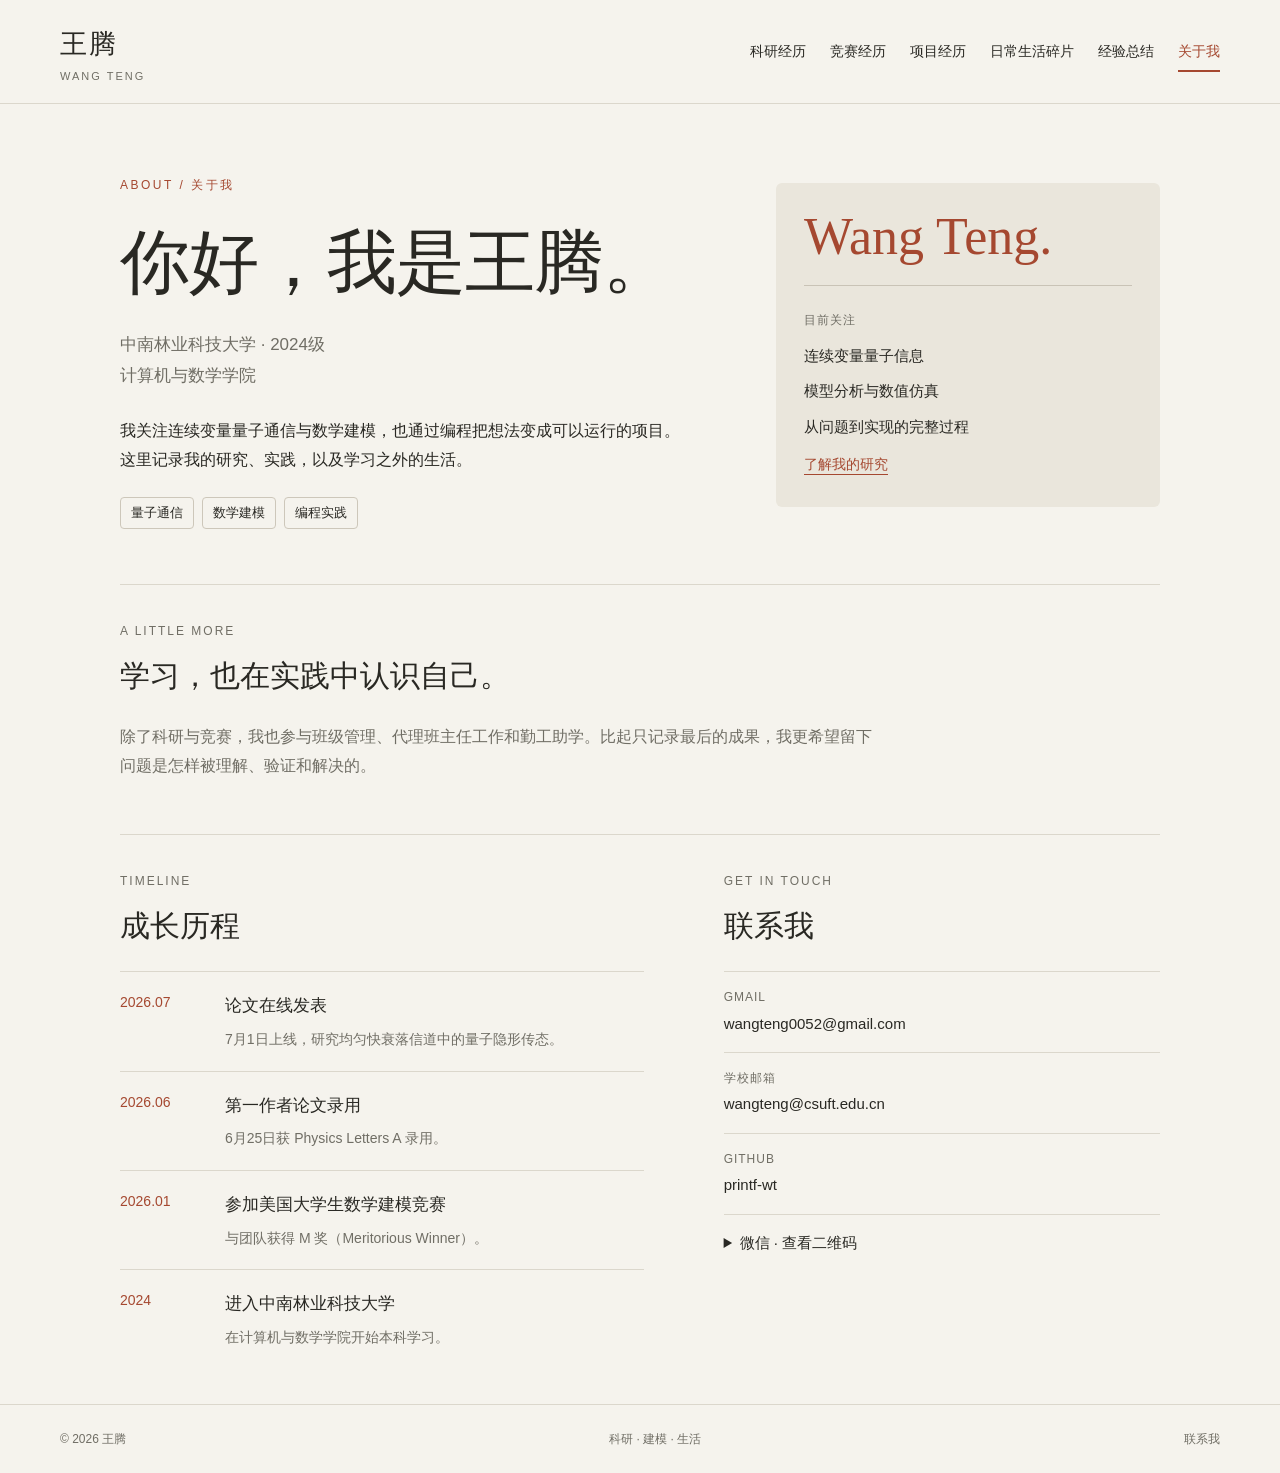
<file: index.html>
<!doctype html><html lang="zh-CN"><head><meta charset="UTF-8"><meta name="viewport" content="width=device-width,initial-scale=1"><title>关于我 · 王腾</title><meta name="description" content="王腾的个人网站：科研、数学建模、项目实践与生活记录。"><link rel="icon" type="image/svg+xml" href="data:image/svg+xml,%3Csvg xmlns='http://www.w3.org/2000/svg' viewBox='0 0 64 64'%3E%3Crect width='64' height='64' rx='10' fill='%23a54830'/%3E%3Ctext x='32' y='44' text-anchor='middle' font-size='40' fill='%23f5f3ed'%3E王%3C/text%3E%3C/svg%3E"><link rel="stylesheet" href="/assets/css/style.css"><script src="/assets/js/site.js" defer></script></head><body><a class="skip" href="#main">跳到正文</a><header><div class="header-inner"><a class="brand" href="/about.html">王腾<small>WANG TENG</small></a><button class="menu-toggle" aria-controls="navigation" aria-expanded="false" type="button">菜单</button><nav id="navigation" aria-label="栏目导航"><a href="/research.html">科研经历</a><a href="/competitions.html">竞赛经历</a><a href="/projects.html">项目经历</a><a href="/life.html">日常生活碎片</a><a href="/notes.html">经验总结</a><a href="/about.html" aria-current="page">关于我</a></nav></div></header><main id="main" class="container"><div class="about-intro"><div><div class="kicker">ABOUT / 关于我</div><h1>你好，我是王腾。</h1><p class="lead">中南林业科技大学 · 2024级<br>计算机与数学学院</p><p style="margin-top:24px;max-width:570px">我关注连续变量量子通信与数学建模，也通过编程把想法变成可以运行的项目。这里记录我的研究、实践，以及学习之外的生活。</p><div class="chips"><span class="chip">量子通信</span><span class="chip">数学建模</span><span class="chip">编程实践</span></div></div><aside class="identity"><div class="initials">Wang Teng.</div><small>目前关注</small><p>连续变量量子信息</p><p>模型分析与数值仿真</p><p>从问题到实现的完整过程</p><a class="text-link" href="/research.html">了解我的研究</a></aside></div><div class="section"><div class="section-label">A LITTLE MORE</div><h2>学习，也在实践中认识自己。</h2><p style="max-width:760px" class="muted">除了科研与竞赛，我也参与班级管理、代理班主任工作和勤工助学。比起只记录最后的成果，我更希望留下问题是怎样被理解、验证和解决的。</p></div><div class="section about-columns"><div><div class="section-label">TIMELINE</div><h2>成长历程</h2><ol class="timeline"><li><time>2026.07</time><div><strong>论文在线发表</strong><p>7月1日上线，研究均匀快衰落信道中的量子隐形传态。</p></div></li><li><time>2026.06</time><div><strong>第一作者论文录用</strong><p>6月25日获 Physics Letters A 录用。</p></div></li><li><time>2026.01</time><div><strong>参加美国大学生数学建模竞赛</strong><p>与团队获得 M 奖（Meritorious Winner）。</p></div></li><li><time>2024</time><div><strong>进入中南林业科技大学</strong><p>在计算机与数学学院开始本科学习。</p></div></li></ol></div><div id="contact"><div class="section-label">GET IN TOUCH</div><h2>联系我</h2><a class="contact-row" href="mailto:wangteng0052@gmail.com"><span>GMAIL</span><strong>wangteng0052@gmail.com</strong></a><a class="contact-row" href="mailto:wangteng@csuft.edu.cn"><span>学校邮箱</span><strong>wangteng@csuft.edu.cn</strong></a><a class="contact-row" href="https://github.com/printf-wt" target="_blank" rel="noopener noreferrer"><span>GITHUB</span><strong>printf-wt</strong></a><details class="wechat"><summary>微信 · 查看二维码</summary><img src="/assets/images/wechat-qr.jpg" alt="王腾的微信二维码，昵称梧桐" width="888" height="1131" loading="lazy"><a href="/assets/images/wechat-qr.jpg" target="_blank" rel="noopener noreferrer">打开二维码原图</a></details></div></div></main><footer><div class="footer-inner"><span>© 2026 王腾</span><span>科研 · 建模 · 生活</span><a href="/about.html#contact">联系我</a></div></footer></body></html>
</file>
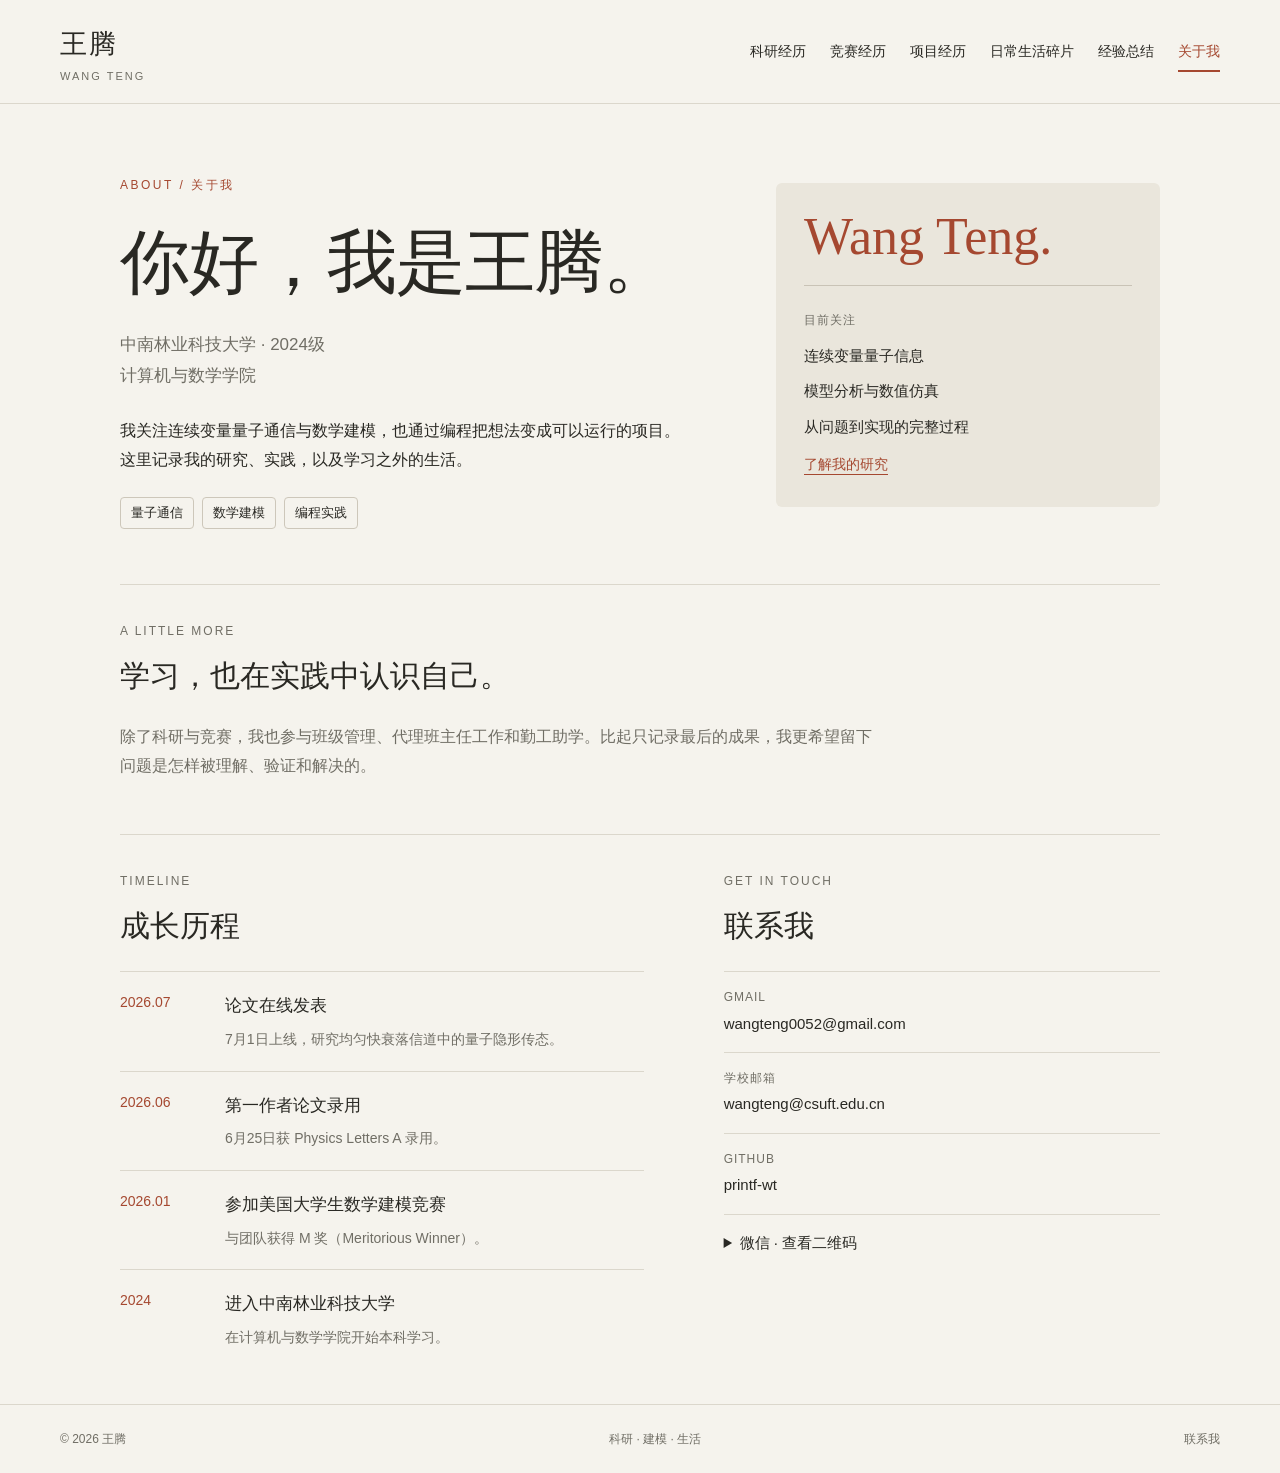
<file: about.html>
<!doctype html><html lang="zh-CN"><head><meta charset="UTF-8"><meta name="viewport" content="width=device-width,initial-scale=1"><title>关于我 · 王腾</title><meta name="description" content="王腾的关于我，中南林业科技大学计算机与数学学院2024级本科生。"><link rel="icon" type="image/svg+xml" href="data:image/svg+xml,%3Csvg xmlns='http://www.w3.org/2000/svg' viewBox='0 0 64 64'%3E%3Crect width='64' height='64' rx='10' fill='%23a54830'/%3E%3Ctext x='32' y='44' text-anchor='middle' font-size='40' fill='%23f5f3ed'%3E王%3C/text%3E%3C/svg%3E"><link rel="stylesheet" href="/assets/css/style.css"><script src="/assets/js/site.js" defer></script></head><body><a class="skip" href="#main">跳到正文</a><header><div class="header-inner"><a class="brand" href="/about.html">王腾<small>WANG TENG</small></a><button class="menu-toggle" aria-controls="navigation" aria-expanded="false" type="button">菜单</button><nav id="navigation" aria-label="栏目导航"><a href="/research.html">科研经历</a><a href="/competitions.html">竞赛经历</a><a href="/projects.html">项目经历</a><a href="/life.html">日常生活碎片</a><a href="/notes.html">经验总结</a><a href="/about.html" aria-current="page">关于我</a></nav></div></header><main id="main" class="container"><div class="about-intro"><div><div class="kicker">ABOUT / 关于我</div><h1>你好，我是王腾。</h1><p class="lead">中南林业科技大学 · 2024级<br>计算机与数学学院</p><p style="margin-top:24px;max-width:570px">我关注连续变量量子通信与数学建模，也通过编程把想法变成可以运行的项目。这里记录我的研究、实践，以及学习之外的生活。</p><div class="chips"><span class="chip">量子通信</span><span class="chip">数学建模</span><span class="chip">编程实践</span></div></div><aside class="identity"><div class="initials">Wang Teng.</div><small>目前关注</small><p>连续变量量子信息</p><p>模型分析与数值仿真</p><p>从问题到实现的完整过程</p><a class="text-link" href="/research.html">了解我的研究</a></aside></div><div class="section"><div class="section-label">A LITTLE MORE</div><h2>学习，也在实践中认识自己。</h2><p style="max-width:760px" class="muted">除了科研与竞赛，我也参与班级管理、代理班主任工作和勤工助学。比起只记录最后的成果，我更希望留下问题是怎样被理解、验证和解决的。</p></div><div class="section about-columns"><div><div class="section-label">TIMELINE</div><h2>成长历程</h2><ol class="timeline"><li><time>2026.07</time><div><strong>论文在线发表</strong><p>7月1日上线，研究均匀快衰落信道中的量子隐形传态。</p></div></li><li><time>2026.06</time><div><strong>第一作者论文录用</strong><p>6月25日获 Physics Letters A 录用。</p></div></li><li><time>2026.01</time><div><strong>参加美国大学生数学建模竞赛</strong><p>与团队获得 M 奖（Meritorious Winner）。</p></div></li><li><time>2024</time><div><strong>进入中南林业科技大学</strong><p>在计算机与数学学院开始本科学习。</p></div></li></ol></div><div id="contact"><div class="section-label">GET IN TOUCH</div><h2>联系我</h2><a class="contact-row" href="mailto:wangteng0052@gmail.com"><span>GMAIL</span><strong>wangteng0052@gmail.com</strong></a><a class="contact-row" href="mailto:wangteng@csuft.edu.cn"><span>学校邮箱</span><strong>wangteng@csuft.edu.cn</strong></a><a class="contact-row" href="https://github.com/printf-wt" target="_blank" rel="noopener noreferrer"><span>GITHUB</span><strong>printf-wt</strong></a><details class="wechat"><summary>微信 · 查看二维码</summary><img src="/assets/images/wechat-qr.jpg" alt="王腾的微信二维码，昵称梧桐" width="888" height="1131" loading="lazy"><a href="/assets/images/wechat-qr.jpg" target="_blank" rel="noopener noreferrer">打开二维码原图</a></details></div></div></main><footer><div class="footer-inner"><span>© 2026 王腾</span><span>科研 · 建模 · 生活</span><a href="/about.html#contact">联系我</a></div></footer></body></html>
</file>
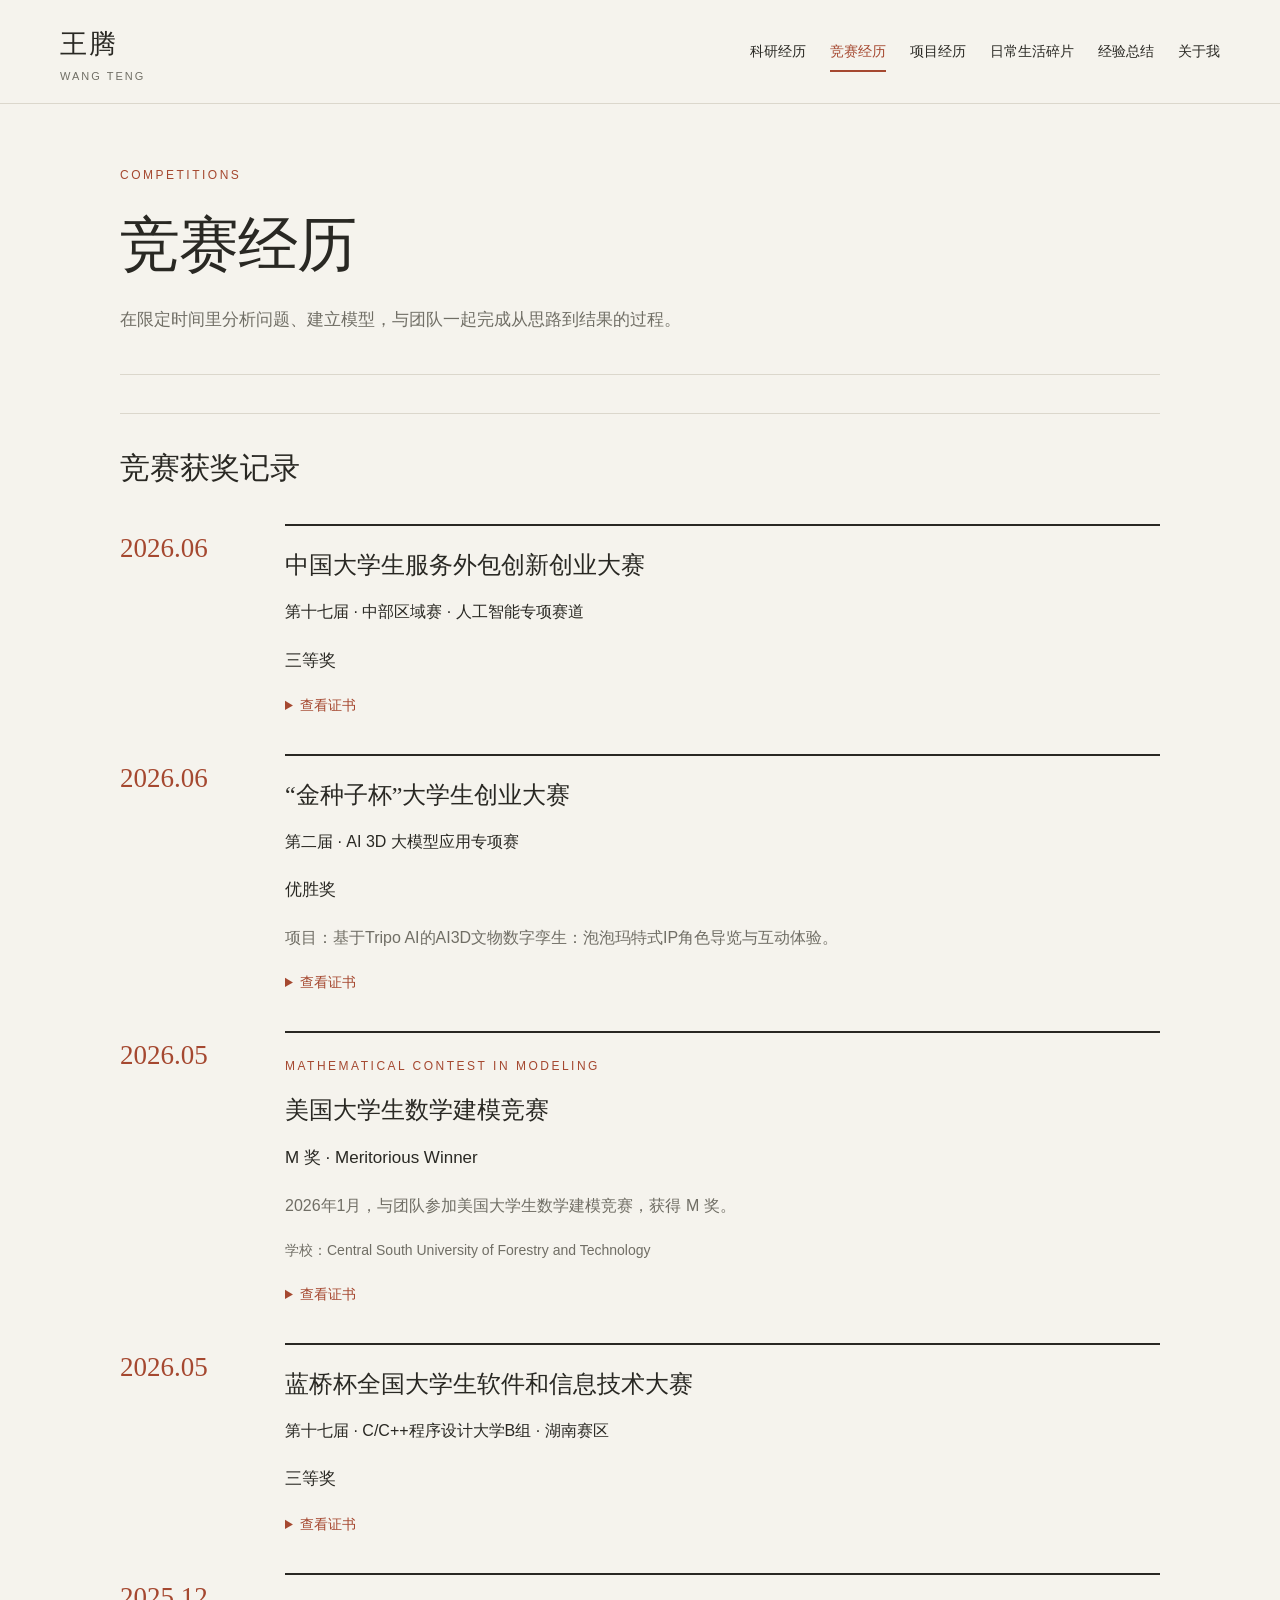
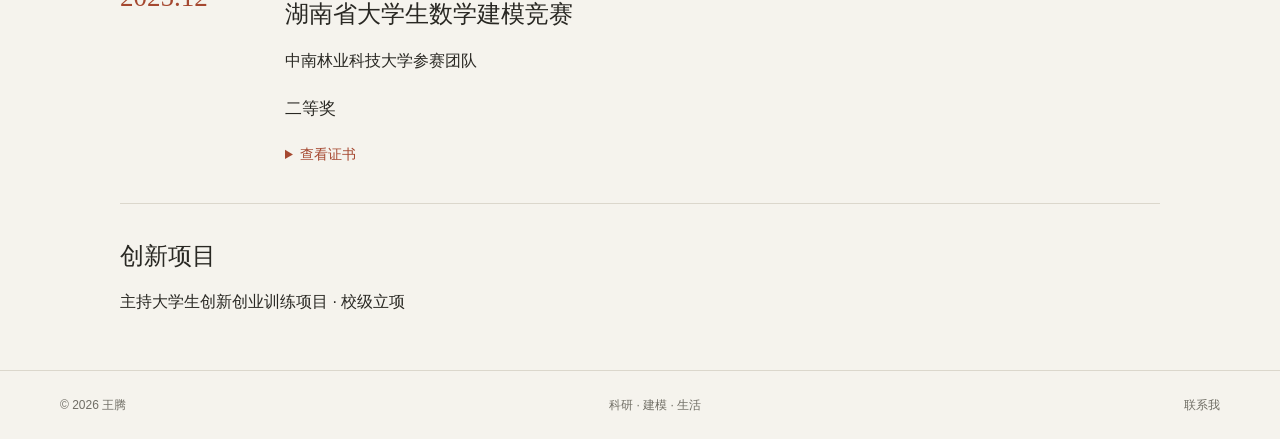
<file: competitions.html>
<!doctype html><html lang="zh-CN"><head><meta charset="UTF-8"><meta name="viewport" content="width=device-width,initial-scale=1"><title>竞赛经历 · 王腾</title><meta name="description" content="王腾的竞赛经历，中南林业科技大学计算机与数学学院2024级本科生。"><link rel="icon" type="image/svg+xml" href="data:image/svg+xml,%3Csvg xmlns='http://www.w3.org/2000/svg' viewBox='0 0 64 64'%3E%3Crect width='64' height='64' rx='10' fill='%23a54830'/%3E%3Ctext x='32' y='44' text-anchor='middle' font-size='40' fill='%23f5f3ed'%3E王%3C/text%3E%3C/svg%3E"><link rel="stylesheet" href="/assets/css/style.css"><script src="/assets/js/site.js" defer></script></head><body><a class="skip" href="#main">跳到正文</a><header><div class="header-inner"><a class="brand" href="/about.html">王腾<small>WANG TENG</small></a><button class="menu-toggle" aria-controls="navigation" aria-expanded="false" type="button">菜单</button><nav id="navigation" aria-label="栏目导航"><a href="/research.html">科研经历</a><a href="/competitions.html" aria-current="page">竞赛经历</a><a href="/projects.html">项目经历</a><a href="/life.html">日常生活碎片</a><a href="/notes.html">经验总结</a><a href="/about.html">关于我</a></nav></div></header><main id="main" class="container"><div class="page-head"><div class="kicker">COMPETITIONS</div><h1>竞赛经历</h1><p class="lead">在限定时间里分析问题、建立模型，与团队一起完成从思路到结果的过程。</p></div><div class="other-awards"><h2>竞赛获奖记录</h2><article class="award"><div class="award-year" style="font-size:27px">2026.06</div><div class="award-body"><h3>中国大学生服务外包创新创业大赛</h3><p>第十七届 · 中部区域赛 · 人工智能专项赛道</p><p class="award-title">三等奖</p><details class="certificate"><summary>查看证书</summary><a href="/assets/certificates/outsourcing-2026.png" target="_blank" rel="noopener noreferrer"><img src="/assets/certificates/outsourcing-2026.png" alt="中国大学生服务外包创新创业大赛三等奖证书" loading="lazy"></a><a class="text-link" href="/assets/certificates/outsourcing-2026.pdf" target="_blank" rel="noopener noreferrer">打开证书 PDF</a></details></div></article><article class="award"><div class="award-year" style="font-size:27px">2026.06</div><div class="award-body"><h3>“金种子杯”大学生创业大赛</h3><p>第二届 · AI 3D 大模型应用专项赛</p><p class="award-title">优胜奖</p><p class="muted">项目：基于Tripo AI的AI3D文物数字孪生：泡泡玛特式IP角色导览与互动体验。</p><details class="certificate"><summary>查看证书</summary><a href="/assets/certificates/golden-seed-2026.png" target="_blank" rel="noopener noreferrer"><img src="/assets/certificates/golden-seed-2026.png" alt="“金种子杯”大学生创业大赛优胜奖证书" loading="lazy"></a><a class="text-link" href="/assets/certificates/golden-seed-2026.pdf" target="_blank" rel="noopener noreferrer">打开证书 PDF</a></details></div></article><article class="award"><div class="award-year" style="font-size:27px">2026.05</div><div class="award-body"><div class="kicker">MATHEMATICAL CONTEST IN MODELING</div><h3>美国大学生数学建模竞赛</h3><p class="award-title">M 奖 · Meritorious Winner</p><p class="muted">2026年1月，与团队参加美国大学生数学建模竞赛，获得 M 奖。</p><p class="metadata">学校：Central South University of Forestry and Technology</p><details class="certificate"><summary>查看证书</summary><a href="/assets/certificates/mcm-2026.png" target="_blank" rel="noopener noreferrer"><img src="/assets/certificates/mcm-2026.png" alt="美国大学生数学建模竞赛 M 奖证书" loading="lazy"></a><a class="text-link" href="/assets/certificates/mcm-2026.pdf" target="_blank" rel="noopener noreferrer">打开证书 PDF</a></details></div></article><article class="award"><div class="award-year" style="font-size:27px">2026.05</div><div class="award-body"><h3>蓝桥杯全国大学生软件和信息技术大赛</h3><p>第十七届 · C/C++程序设计大学B组 · 湖南赛区</p><p class="award-title">三等奖</p><details class="certificate"><summary>查看证书</summary><a href="/assets/certificates/lanqiao-2026.png" target="_blank" rel="noopener noreferrer"><img src="/assets/certificates/lanqiao-2026.png" alt="蓝桥杯全国大学生软件和信息技术大赛三等奖证书" loading="lazy"></a><a class="text-link" href="/assets/certificates/lanqiao-2026.pdf" target="_blank" rel="noopener noreferrer">打开证书 PDF</a></details></div></article><article class="award"><div class="award-year" style="font-size:27px">2025.12</div><div class="award-body"><h3>湖南省大学生数学建模竞赛</h3><p>中南林业科技大学参赛团队</p><p class="award-title">二等奖</p><details class="certificate"><summary>查看证书</summary><a href="/assets/certificates/modeling-2025.png" target="_blank" rel="noopener noreferrer"><img src="/assets/certificates/modeling-2025.png" alt="湖南省大学生数学建模竞赛二等奖证书" loading="lazy"></a><a class="text-link" href="/assets/certificates/modeling-2025.pdf" target="_blank" rel="noopener noreferrer">打开证书 PDF</a></details></div></article><div class="section"><h3>创新项目</h3><p>主持大学生创新创业训练项目 · 校级立项</p></div></div></main><footer><div class="footer-inner"><span>© 2026 王腾</span><span>科研 · 建模 · 生活</span><a href="/about.html#contact">联系我</a></div></footer></body></html>
</file>
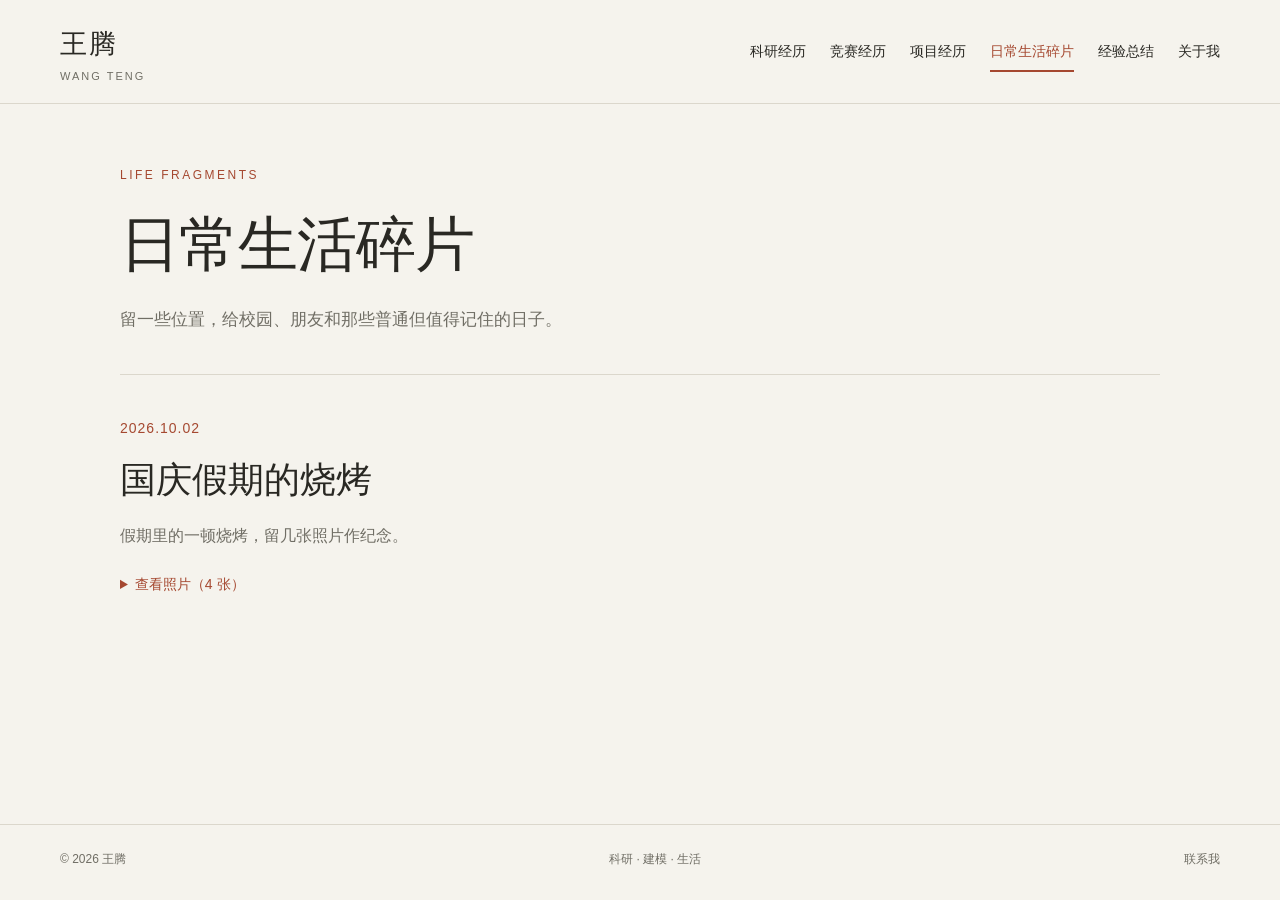
<file: life.html>
<!doctype html><html lang="zh-CN"><head><meta charset="UTF-8"><meta name="viewport" content="width=device-width,initial-scale=1"><title>日常生活碎片 · 王腾</title><meta name="description" content="王腾的日常生活碎片，中南林业科技大学计算机与数学学院2024级本科生。"><link rel="icon" type="image/svg+xml" href="data:image/svg+xml,%3Csvg xmlns='http://www.w3.org/2000/svg' viewBox='0 0 64 64'%3E%3Crect width='64' height='64' rx='10' fill='%23a54830'/%3E%3Ctext x='32' y='44' text-anchor='middle' font-size='40' fill='%23f5f3ed'%3E王%3C/text%3E%3C/svg%3E"><link rel="stylesheet" href="/assets/css/style.css"><script src="/assets/js/site.js" defer></script><style>.life-photos summary{cursor:pointer;color:var(--accent);font-size:14px}.life-photos{margin-top:22px}.life-photos summary:hover{text-decoration:underline;text-underline-offset:5px}.life-entry>time{font-size:14px;letter-spacing:1px;color:var(--accent)}.life-entry>h2{margin:12px 0 14px;font-size:36px}.life-gallery{display:grid;grid-template-columns:1fr 1fr;gap:28px;margin-top:30px}.life-gallery figure{margin:0;min-width:0}.life-gallery a{display:block;border-radius:6px;overflow:hidden}.life-gallery img{display:block;width:100%;height:auto;aspect-ratio:3/4;object-fit:contain;background:var(--wash)}.life-gallery figcaption{font-size:14px;color:var(--muted);padding-top:10px}@media(max-width:760px){.life-gallery{grid-template-columns:1fr;gap:24px}.life-entry>h2{font-size:30px}}</style></head><body><a class="skip" href="#main">跳到正文</a><header><div class="header-inner"><a class="brand" href="/about.html">王腾<small>WANG TENG</small></a><button class="menu-toggle" aria-controls="navigation" aria-expanded="false" type="button">菜单</button><nav id="navigation" aria-label="栏目导航"><a href="/research.html">科研经历</a><a href="/competitions.html">竞赛经历</a><a href="/projects.html">项目经历</a><a href="/life.html" aria-current="page">日常生活碎片</a><a href="/notes.html">经验总结</a><a href="/about.html">关于我</a></nav></div></header><main id="main" class="container"><div class="page-head"><div class="kicker">LIFE FRAGMENTS</div><h1>日常生活碎片</h1><p class="lead">留一些位置，给校园、朋友和那些普通但值得记住的日子。</p></div><article class="life-entry"><time datetime="2026-10-02">2026.10.02</time><h2>国庆假期的烧烤</h2><p class="muted">假期里的一顿烧烤，留几张照片作纪念。</p><details class="life-photos"><summary>查看照片（4 张）</summary><div class="life-gallery"><figure><a href="/assets/images/life-2026-10-02-bbq-1.jpg" target="_blank" rel="noopener noreferrer" aria-label="查看照片：纸上摆放的烤肉串"><img src="/assets/images/life-2026-10-02-bbq-1.jpg" alt="纸上摆放的烤肉串" width="960" height="1280" loading="lazy"></a><figcaption>烤串上桌</figcaption></figure><figure><a href="/assets/images/life-2026-10-02-bbq-2.jpg" target="_blank" rel="noopener noreferrer" aria-label="查看照片：刚烤好的肉串特写"><img src="/assets/images/life-2026-10-02-bbq-2.jpg" alt="刚烤好的肉串特写" width="960" height="1280" loading="lazy"></a><figcaption>再来几串</figcaption></figure><figure><a href="/assets/images/life-2026-10-02-bbq-3.jpg" target="_blank" rel="noopener noreferrer" aria-label="查看照片：生菜包着烤肉与蒜瓣"><img src="/assets/images/life-2026-10-02-bbq-3.jpg" alt="生菜包着烤肉与蒜瓣" width="960" height="1280" loading="lazy"></a><figcaption>生菜、烤肉和蒜</figcaption></figure><figure><a href="/assets/images/life-2026-10-02-bbq-4.jpg" target="_blank" rel="noopener noreferrer" aria-label="查看照片：烧烤店墙上的店规"><img src="/assets/images/life-2026-10-02-bbq-4.jpg" alt="烧烤店墙上的店规" width="960" height="1280" loading="lazy"></a><figcaption>店里的有趣店规</figcaption></figure></div></details></article></main><footer><div class="footer-inner"><span>© 2026 王腾</span><span>科研 · 建模 · 生活</span><a href="/about.html#contact">联系我</a></div></footer></body></html>
</file>
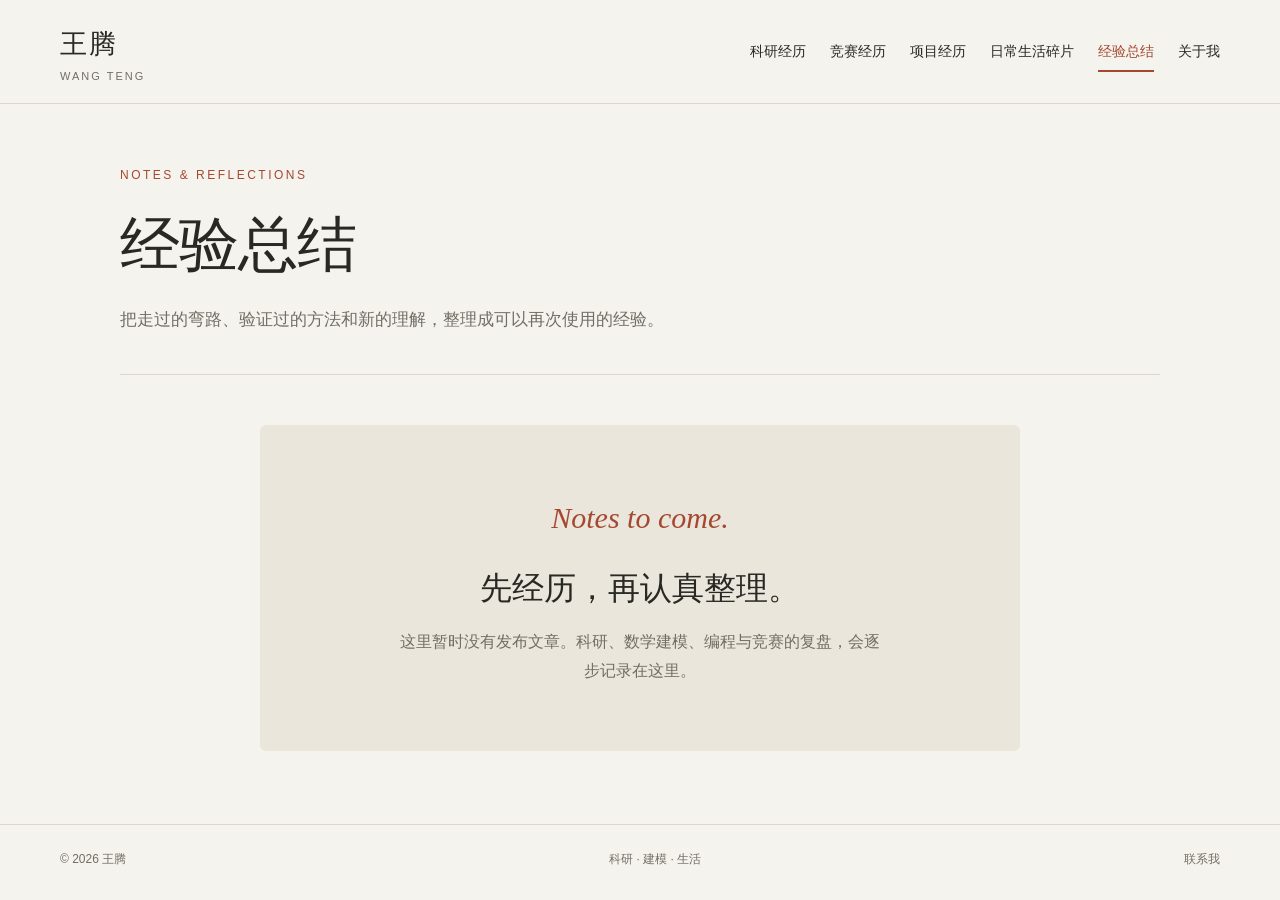
<file: notes.html>
<!doctype html><html lang="zh-CN"><head><meta charset="UTF-8"><meta name="viewport" content="width=device-width,initial-scale=1"><title>经验总结 · 王腾</title><meta name="description" content="王腾的经验总结，中南林业科技大学计算机与数学学院2024级本科生。"><link rel="icon" type="image/svg+xml" href="data:image/svg+xml,%3Csvg xmlns='http://www.w3.org/2000/svg' viewBox='0 0 64 64'%3E%3Crect width='64' height='64' rx='10' fill='%23a54830'/%3E%3Ctext x='32' y='44' text-anchor='middle' font-size='40' fill='%23f5f3ed'%3E王%3C/text%3E%3C/svg%3E"><link rel="stylesheet" href="/assets/css/style.css"><script src="/assets/js/site.js" defer></script></head><body><a class="skip" href="#main">跳到正文</a><header><div class="header-inner"><a class="brand" href="/about.html">王腾<small>WANG TENG</small></a><button class="menu-toggle" aria-controls="navigation" aria-expanded="false" type="button">菜单</button><nav id="navigation" aria-label="栏目导航"><a href="/research.html">科研经历</a><a href="/competitions.html">竞赛经历</a><a href="/projects.html">项目经历</a><a href="/life.html">日常生活碎片</a><a href="/notes.html" aria-current="page">经验总结</a><a href="/about.html">关于我</a></nav></div></header><main id="main" class="container"><div class="page-head"><div class="kicker">NOTES & REFLECTIONS</div><h1>经验总结</h1><p class="lead">把走过的弯路、验证过的方法和新的理解，整理成可以再次使用的经验。</p></div><div class="empty"><div class="empty-index">Notes to come.</div><h2>先经历，再认真整理。</h2><p>这里暂时没有发布文章。科研、数学建模、编程与竞赛的复盘，会逐步记录在这里。</p></div></main><footer><div class="footer-inner"><span>© 2026 王腾</span><span>科研 · 建模 · 生活</span><a href="/about.html#contact">联系我</a></div></footer></body></html>
</file>
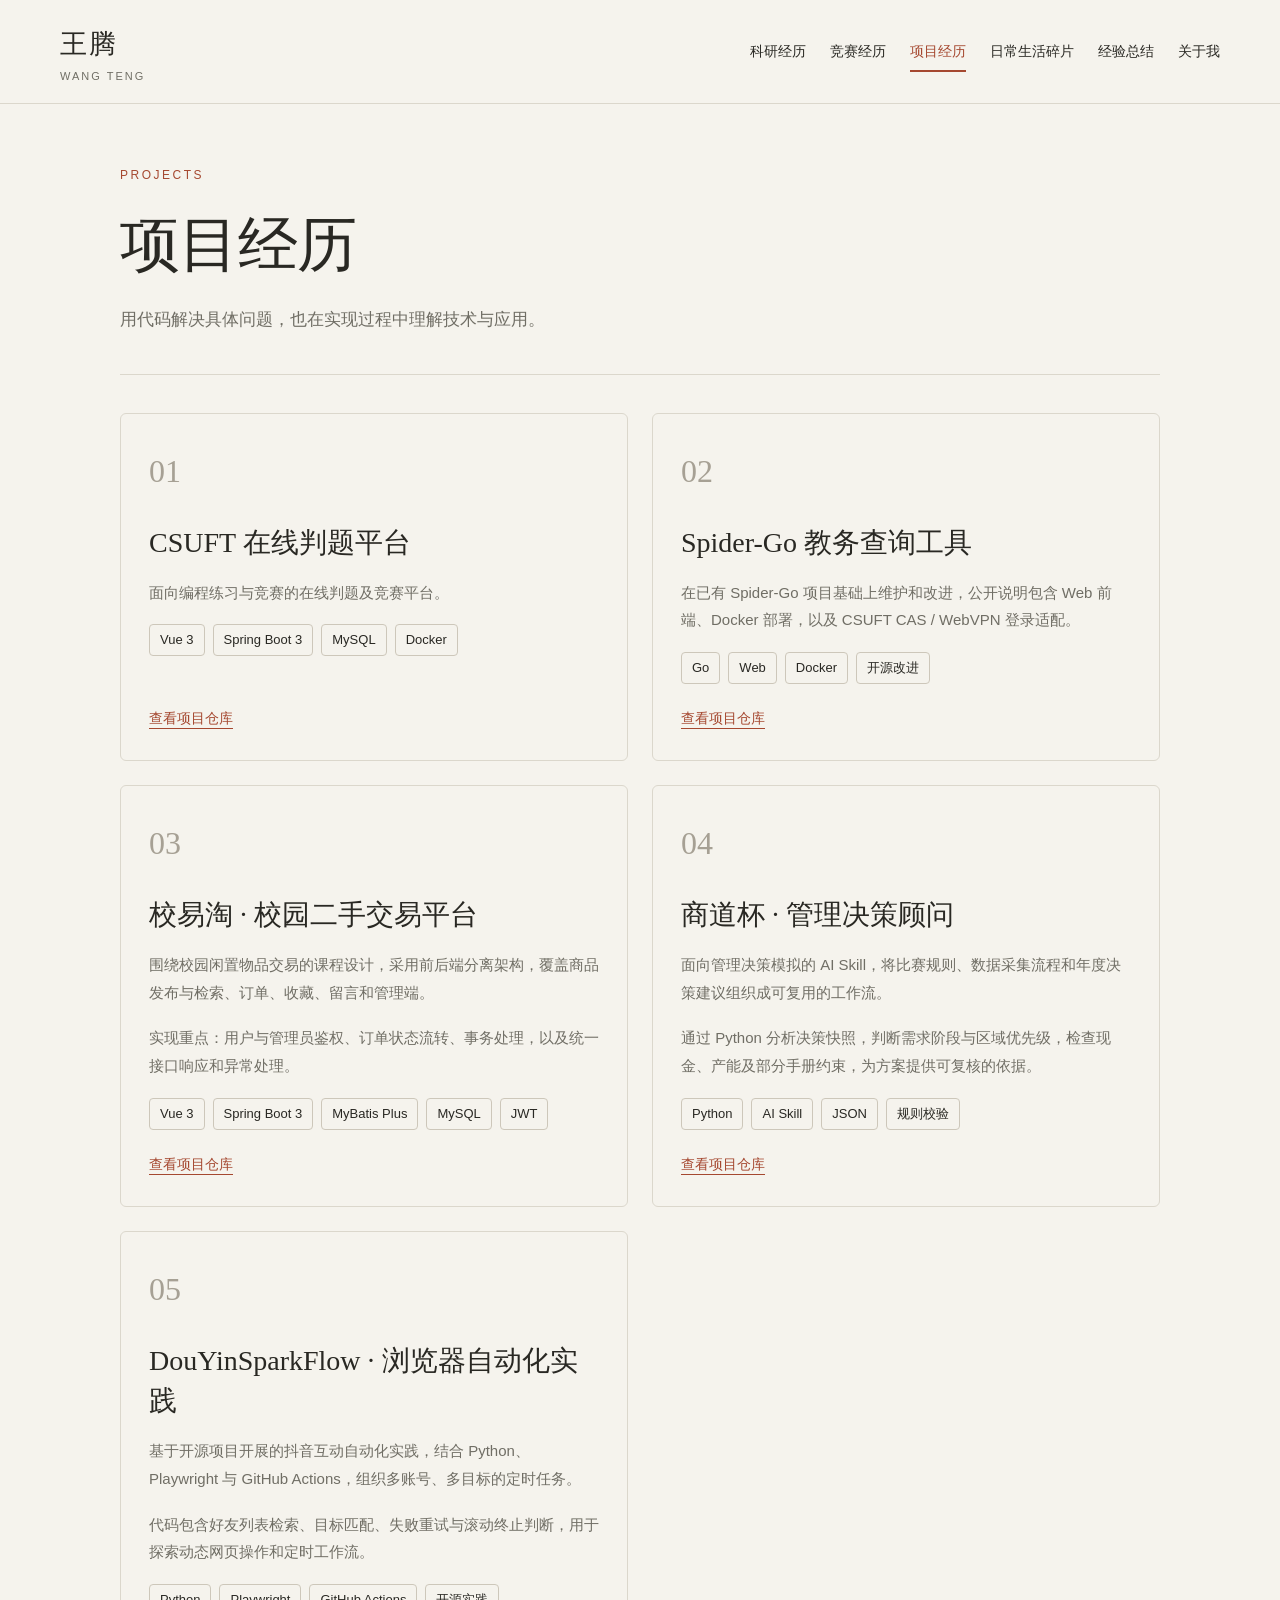
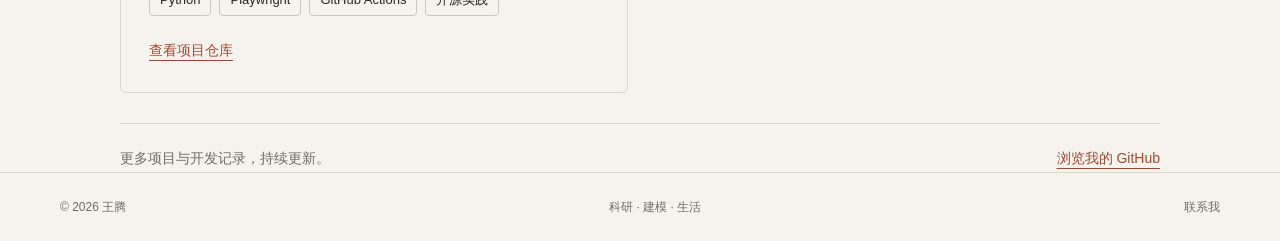
<file: projects.html>
<!doctype html><html lang="zh-CN"><head><meta charset="UTF-8"><meta name="viewport" content="width=device-width,initial-scale=1"><title>项目经历 · 王腾</title><meta name="description" content="王腾的项目经历，中南林业科技大学计算机与数学学院2024级本科生。"><link rel="icon" type="image/svg+xml" href="data:image/svg+xml,%3Csvg xmlns='http://www.w3.org/2000/svg' viewBox='0 0 64 64'%3E%3Crect width='64' height='64' rx='10' fill='%23a54830'/%3E%3Ctext x='32' y='44' text-anchor='middle' font-size='40' fill='%23f5f3ed'%3E王%3C/text%3E%3C/svg%3E"><link rel="stylesheet" href="/assets/css/style.css"><script src="/assets/js/site.js" defer></script></head><body><a class="skip" href="#main">跳到正文</a><header><div class="header-inner"><a class="brand" href="/about.html">王腾<small>WANG TENG</small></a><button class="menu-toggle" aria-controls="navigation" aria-expanded="false" type="button">菜单</button><nav id="navigation" aria-label="栏目导航"><a href="/research.html">科研经历</a><a href="/competitions.html">竞赛经历</a><a href="/projects.html" aria-current="page">项目经历</a><a href="/life.html">日常生活碎片</a><a href="/notes.html">经验总结</a><a href="/about.html">关于我</a></nav></div></header><main id="main" class="container"><div class="page-head"><div class="kicker">PROJECTS</div><h1>项目经历</h1><p class="lead">用代码解决具体问题，也在实现过程中理解技术与应用。</p></div><div class="projects"><article class="project"><div class="project-num">01</div><h2>CSUFT 在线判题平台</h2><p>面向编程练习与竞赛的在线判题及竞赛平台。</p><div class="chips"><span class="chip">Vue 3</span><span class="chip">Spring Boot 3</span><span class="chip">MySQL</span><span class="chip">Docker</span></div><a class="text-link" href="https://github.com/printf-wt/csuft-online-judge" target="_blank" rel="noopener noreferrer">查看项目仓库</a></article><article class="project"><div class="project-num">02</div><h2>Spider-Go 教务查询工具</h2><p>在已有 Spider-Go 项目基础上维护和改进，公开说明包含 Web 前端、Docker 部署，以及 CSUFT CAS / WebVPN 登录适配。</p><div class="chips"><span class="chip">Go</span><span class="chip">Web</span><span class="chip">Docker</span><span class="chip">开源改进</span></div><a class="text-link" href="https://github.com/printf-wt/spider-go-fixed" target="_blank" rel="noopener noreferrer">查看项目仓库</a></article><article class="project"><div class="project-num">03</div><h2>校易淘 · 校园二手交易平台</h2><p>围绕校园闲置物品交易的课程设计，采用前后端分离架构，覆盖商品发布与检索、订单、收藏、留言和管理端。</p><p class="muted">实现重点：用户与管理员鉴权、订单状态流转、事务处理，以及统一接口响应和异常处理。</p><div class="chips"><span class="chip">Vue 3</span><span class="chip">Spring Boot 3</span><span class="chip">MyBatis Plus</span><span class="chip">MySQL</span><span class="chip">JWT</span></div><a class="text-link" href="https://github.com/printf-wt/Xiao_Yi_Tao" target="_blank" rel="noopener noreferrer">查看项目仓库</a></article><article class="project"><div class="project-num">04</div><h2>商道杯 · 管理决策顾问</h2><p>面向管理决策模拟的 AI Skill，将比赛规则、数据采集流程和年度决策建议组织成可复用的工作流。</p><p class="muted">通过 Python 分析决策快照，判断需求阶段与区域优先级，检查现金、产能及部分手册约束，为方案提供可复核的依据。</p><div class="chips"><span class="chip">Python</span><span class="chip">AI Skill</span><span class="chip">JSON</span><span class="chip">规则校验</span></div><a class="text-link" href="https://github.com/printf-wt/shangdao-decision-advisor" target="_blank" rel="noopener noreferrer">查看项目仓库</a></article><article class="project"><div class="project-num">05</div><h2>DouYinSparkFlow · 浏览器自动化实践</h2><p>基于开源项目开展的抖音互动自动化实践，结合 Python、Playwright 与 GitHub Actions，组织多账号、多目标的定时任务。</p><p class="muted">代码包含好友列表检索、目标匹配、失败重试与滚动终止判断，用于探索动态网页操作和定时工作流。</p><div class="chips"><span class="chip">Python</span><span class="chip">Playwright</span><span class="chip">GitHub Actions</span><span class="chip">开源实践</span></div><a class="text-link" href="https://github.com/printf-wt/DouYinSparkFlow" target="_blank" rel="noopener noreferrer">查看项目仓库</a></article></div><div class="project-foot"><span class="muted">更多项目与开发记录，持续更新。</span><a class="text-link" href="https://github.com/printf-wt" target="_blank" rel="noopener noreferrer">浏览我的 GitHub</a></div></main><footer><div class="footer-inner"><span>© 2026 王腾</span><span>科研 · 建模 · 生活</span><a href="/about.html#contact">联系我</a></div></footer></body></html>
</file>
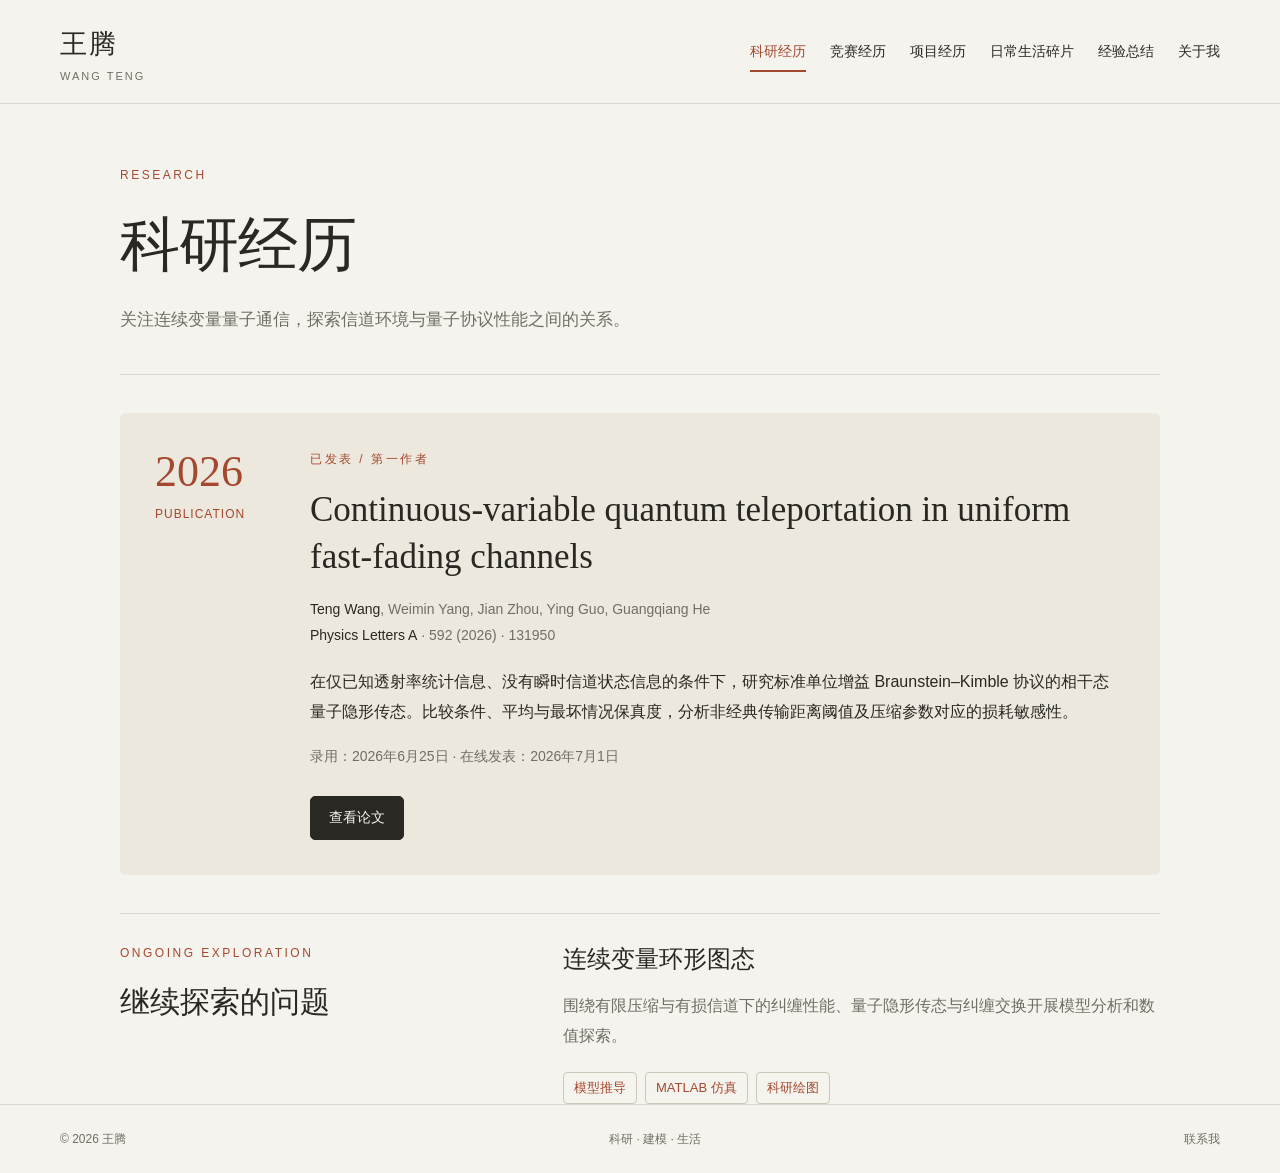
<file: research.html>
<!doctype html><html lang="zh-CN"><head><meta charset="UTF-8"><meta name="viewport" content="width=device-width,initial-scale=1"><title>科研经历 · 王腾</title><meta name="description" content="王腾的科研经历，中南林业科技大学计算机与数学学院2024级本科生。"><link rel="icon" type="image/svg+xml" href="data:image/svg+xml,%3Csvg xmlns='http://www.w3.org/2000/svg' viewBox='0 0 64 64'%3E%3Crect width='64' height='64' rx='10' fill='%23a54830'/%3E%3Ctext x='32' y='44' text-anchor='middle' font-size='40' fill='%23f5f3ed'%3E王%3C/text%3E%3C/svg%3E"><link rel="stylesheet" href="/assets/css/style.css"><script src="/assets/js/site.js" defer></script></head><body><a class="skip" href="#main">跳到正文</a><header><div class="header-inner"><a class="brand" href="/about.html">王腾<small>WANG TENG</small></a><button class="menu-toggle" aria-controls="navigation" aria-expanded="false" type="button">菜单</button><nav id="navigation" aria-label="栏目导航"><a href="/research.html" aria-current="page">科研经历</a><a href="/competitions.html">竞赛经历</a><a href="/projects.html">项目经历</a><a href="/life.html">日常生活碎片</a><a href="/notes.html">经验总结</a><a href="/about.html">关于我</a></nav></div></header><main id="main" class="container"><div class="page-head"><div class="kicker">RESEARCH</div><h1>科研经历</h1><p class="lead">关注连续变量量子通信，探索信道环境与量子协议性能之间的关系。</p></div><article class="publication"><div class="pub-year">2026<span>PUBLICATION</span></div><div><div class="kicker">已发表 / 第一作者</div><h2>Continuous-variable quantum teleportation in uniform fast-fading channels</h2><p class="metadata"><strong>Teng Wang</strong>, Weimin Yang, Jian Zhou, Ying Guo, Guangqiang He<br><strong>Physics Letters A</strong> · 592 (2026) · 131950</p><p>在仅已知透射率统计信息、没有瞬时信道状态信息的条件下，研究标准单位增益 Braunstein–Kimble 协议的相干态量子隐形传态。比较条件、平均与最坏情况保真度，分析非经典传输距离阈值及压缩参数对应的损耗敏感性。</p><p class="metadata">录用：2026年6月25日 · 在线发表：2026年7月1日</p><a class="button" href="https://doi.org/10.1016/j.physleta.2026.131950" target="_blank" rel="noopener noreferrer">查看论文</a></div></article><div class="research-note"><div><div class="kicker">ONGOING EXPLORATION</div><h2>继续探索的问题</h2></div><div><h3>连续变量环形图态</h3><p>围绕有限压缩与有损信道下的纠缠性能、量子隐形传态与纠缠交换开展模型分析和数值探索。</p><div class="chips"><span class="chip">模型推导</span><span class="chip">MATLAB 仿真</span><span class="chip">科研绘图</span></div></div></div></main><footer><div class="footer-inner"><span>© 2026 王腾</span><span>科研 · 建模 · 生活</span><a href="/about.html#contact">联系我</a></div></footer></body></html>
</file>
<file: assets/css/style.css>
:root{--paper:#f5f3ed;--ink:#292823;--muted:#706e65;--line:#dbd7cc;--accent:#a54830;--wash:#eae6dc;--serif:Georgia,"Songti SC","STSong","SimSun",serif}*{box-sizing:border-box}html{scroll-behavior:smooth}body{margin:0;background:var(--paper);color:var(--ink);font-family:"PingFang SC","Microsoft YaHei",sans-serif;font-size:16px;line-height:1.85}a{color:inherit;text-decoration:none}a:hover{color:var(--accent)}button{font:inherit}header{border-bottom:1px solid var(--line);background:var(--paper)}.header-inner{max-width:1240px;margin:auto;min-height:92px;padding:20px 40px;display:flex;align-items:center;justify-content:space-between;gap:35px}.brand{font-family:var(--serif);font-size:27px;letter-spacing:2px;white-space:nowrap}.brand small{font-family:Arial,sans-serif;font-size:11px;letter-spacing:2px;display:block;line-height:1.2;color:var(--muted)}nav{display:flex;gap:24px}nav a{font-size:14px;white-space:nowrap;padding:9px 0;position:relative}nav a[aria-current=page]{color:var(--accent)}nav a[aria-current=page]:after{content:'';position:absolute;height:2px;bottom:2px;left:0;right:0;background:var(--accent)}.menu-toggle{display:none;background:transparent;border:1px solid var(--line);border-radius:5px;padding:6px 14px}.container{max-width:1120px;margin:auto;padding:0 40px}main{min-height:calc(100vh - 180px);padding-bottom:75px}.page-head{padding:60px 0 38px;border-bottom:1px solid var(--line);margin-bottom:38px}.kicker{font-family:Arial,sans-serif;font-size:12px;letter-spacing:2.5px;color:var(--accent);text-transform:uppercase;margin-bottom:16px}h1,h2,h3{font-family:var(--serif);font-weight:400;line-height:1.45}h1{font-size:clamp(36px,5vw,60px);margin:0 0 15px;letter-spacing:-1px}h2{font-size:30px;margin:0 0 24px}h3{font-size:24px;margin:0 0 14px}p{margin:0 0 18px}.lead{font-size:17px;color:var(--muted);max-width:670px;margin-bottom:0}.about-intro{display:grid;grid-template-columns:1.5fr 1fr;gap:80px;padding-top:70px;padding-bottom:55px;align-items:start}.about-intro h1{font-size:clamp(43px,5.7vw,70px)}.about-intro .lead{max-width:580px}.identity{margin-top:9px;background:var(--wash);padding:28px;border-radius:6px}.identity .initials{font-family:Georgia,serif;font-size:52px;line-height:1;border-bottom:1px solid #c9c3b6;padding-bottom:22px;margin-bottom:18px;color:var(--accent)}.identity p{font-size:15px;margin:8px 0}.identity small{font-size:12px;color:var(--muted);letter-spacing:1px}.chips{display:flex;gap:8px;flex-wrap:wrap;margin-top:22px}.chip{font-size:13px;border:1px solid #cdc7ba;border-radius:4px;padding:3px 10px}.section{padding:35px 0;border-top:1px solid var(--line)}.section-label{font-size:12px;letter-spacing:2px;color:var(--muted);margin-bottom:12px}.about-columns{display:grid;grid-template-columns:1.2fr 1fr;gap:80px}.timeline{list-style:none;margin:0;padding:0}.timeline li{display:grid;grid-template-columns:90px 1fr;gap:15px;padding:18px 0;border-top:1px solid var(--line)}.timeline time{font-size:14px;color:var(--accent)}.timeline strong{font-weight:500;font-size:17px}.timeline p{font-size:14px;color:var(--muted);margin:5px 0 0}.contact-row{display:block;border-top:1px solid var(--line);padding:14px 0}.contact-row span{font-size:12px;letter-spacing:1px;color:var(--muted);display:block}.contact-row strong{font-size:15px;font-weight:400;overflow-wrap:anywhere}.wechat summary{cursor:pointer;font-size:15px;padding:14px 0;border-top:1px solid var(--line)}.wechat img{display:block;width:100%;max-width:300px;height:auto;margin:10px auto}.wechat a{font-size:14px;color:var(--accent)}.publication{display:grid;grid-template-columns:120px 1fr;gap:35px;padding:35px;background:#ece8dd;border-radius:6px}.pub-year{font-family:Georgia,serif;font-size:44px;color:var(--accent);line-height:1.1}.pub-year span{display:block;font-family:Arial,sans-serif;font-size:12px;letter-spacing:1px;margin-top:12px}.publication h2{font-family:Georgia,serif;font-size:clamp(25px,3vw,35px);line-height:1.35;overflow-wrap:anywhere;margin-bottom:17px}.metadata{font-size:14px;color:var(--muted)}.metadata strong{color:var(--ink);font-weight:500}.button{display:inline-block;font-size:14px;border:1px solid var(--ink);border-radius:5px;padding:8px 18px;margin-top:8px;background:var(--ink);color:var(--paper)}.button:hover{background:var(--accent);border-color:var(--accent);color:white}.button.secondary{color:var(--ink);background:transparent}.text-link{font-size:14px;color:var(--accent);text-decoration:underline;text-underline-offset:5px}.research-note{margin-top:38px;padding-top:28px;border-top:1px solid var(--line);display:grid;grid-template-columns:1fr 1.5fr;gap:45px}.research-note p{color:var(--muted)}.research-note .chip{color:var(--accent)}.award{display:grid;grid-template-columns:130px 1fr;gap:35px;margin-bottom:35px}.award-year{font-size:40px;font-family:Georgia,serif;color:var(--accent)}.award-body{border-top:2px solid var(--ink);padding-top:22px}.award h2{font-size:32px;margin-bottom:10px}.award-title{font-size:17px;margin-bottom:17px}.muted{color:var(--muted)}.other-awards{border-top:1px solid var(--line);padding-top:32px}.award-list{list-style:none;padding:0;margin:0}.award-list li{display:flex;justify-content:space-between;gap:20px;padding:15px 0;border-bottom:1px solid var(--line);font-size:16px}.award-list span{color:var(--accent);white-space:nowrap}.fine{font-size:13px;color:var(--muted);margin-top:17px}.projects{display:grid;grid-template-columns:1fr 1fr;gap:24px}.project{padding:28px;border:1px solid var(--line);border-radius:6px;display:flex;flex-direction:column}.project-num{font-family:Georgia,serif;font-size:32px;color:#a6a094;margin-bottom:22px}.project h2{font-size:28px;margin:0 0 15px}.project p{color:var(--muted);font-size:15px}.project .chips{margin-top:0;margin-bottom:22px}.project .text-link{margin-top:auto;align-self:start}.project-foot{display:flex;justify-content:space-between;gap:20px;margin-top:30px;padding-top:22px;border-top:1px solid var(--line);font-size:14px}.empty{padding:65px 30px;background:var(--wash);border-radius:6px;text-align:center;max-width:760px;margin:50px auto}.empty .empty-index{font-family:Georgia,serif;font-style:italic;font-size:30px;color:var(--accent);margin-bottom:20px}.empty h2{font-size:32px;margin-bottom:15px}.empty p{max-width:480px;margin:auto;color:var(--muted)}footer{border-top:1px solid var(--line)}.footer-inner{max-width:1240px;padding:23px 40px;margin:auto;display:flex;justify-content:space-between;gap:20px;font-size:12px;color:var(--muted)}a:focus-visible,button:focus-visible,summary:focus-visible{outline:3px solid var(--accent);outline-offset:5px}.skip{position:absolute;top:-80px;left:20px;background:var(--ink);color:white;padding:8px 14px;z-index:99}.skip:focus{top:10px}@media(max-width:950px){nav{gap:15px}.header-inner{padding:20px 25px;gap:20px}.about-intro,.about-columns{gap:40px}.container{padding:0 25px}}@media(max-width:760px){.header-inner{flex-wrap:wrap;min-height:78px}.menu-toggle{display:block}nav{display:none;width:100%;flex-wrap:wrap;gap:8px 24px;border-top:1px solid var(--line);padding-top:12px}nav.open{display:flex}nav a{font-size:15px}.about-intro{grid-template-columns:1fr;padding-top:42px;gap:30px}.identity{display:none}.about-columns,.research-note,.projects{grid-template-columns:1fr;gap:30px}.page-head{padding:38px 0 26px;margin-bottom:28px}.publication{grid-template-columns:1fr;padding:24px;gap:20px}.pub-year{font-size:30px}.pub-year span{display:inline;margin-left:15px}.award{grid-template-columns:1fr;gap:8px}.award-year{font-size:30px}.award-list li{align-items:start;gap:15px;font-size:15px}.award-list span{font-size:14px}.project-foot{display:block}.project-foot a{display:inline-block;margin-top:10px}.empty{padding:40px 22px}.footer-inner{padding:22px 25px;flex-wrap:wrap}.timeline li{grid-template-columns:78px 1fr}.brand{font-size:24px}main{padding-bottom:40px}}@media(prefers-reduced-motion:reduce){html{scroll-behavior:auto}}
.certificate summary{cursor:pointer;color:var(--accent);font-size:14px}.certificate img{display:block;width:100%;max-width:650px;height:auto;margin:20px 0;border:1px solid var(--line)}.certificate .text-link{display:inline-block;margin-bottom:20px}.other-awards>.award{margin-top:35px}
</file>
